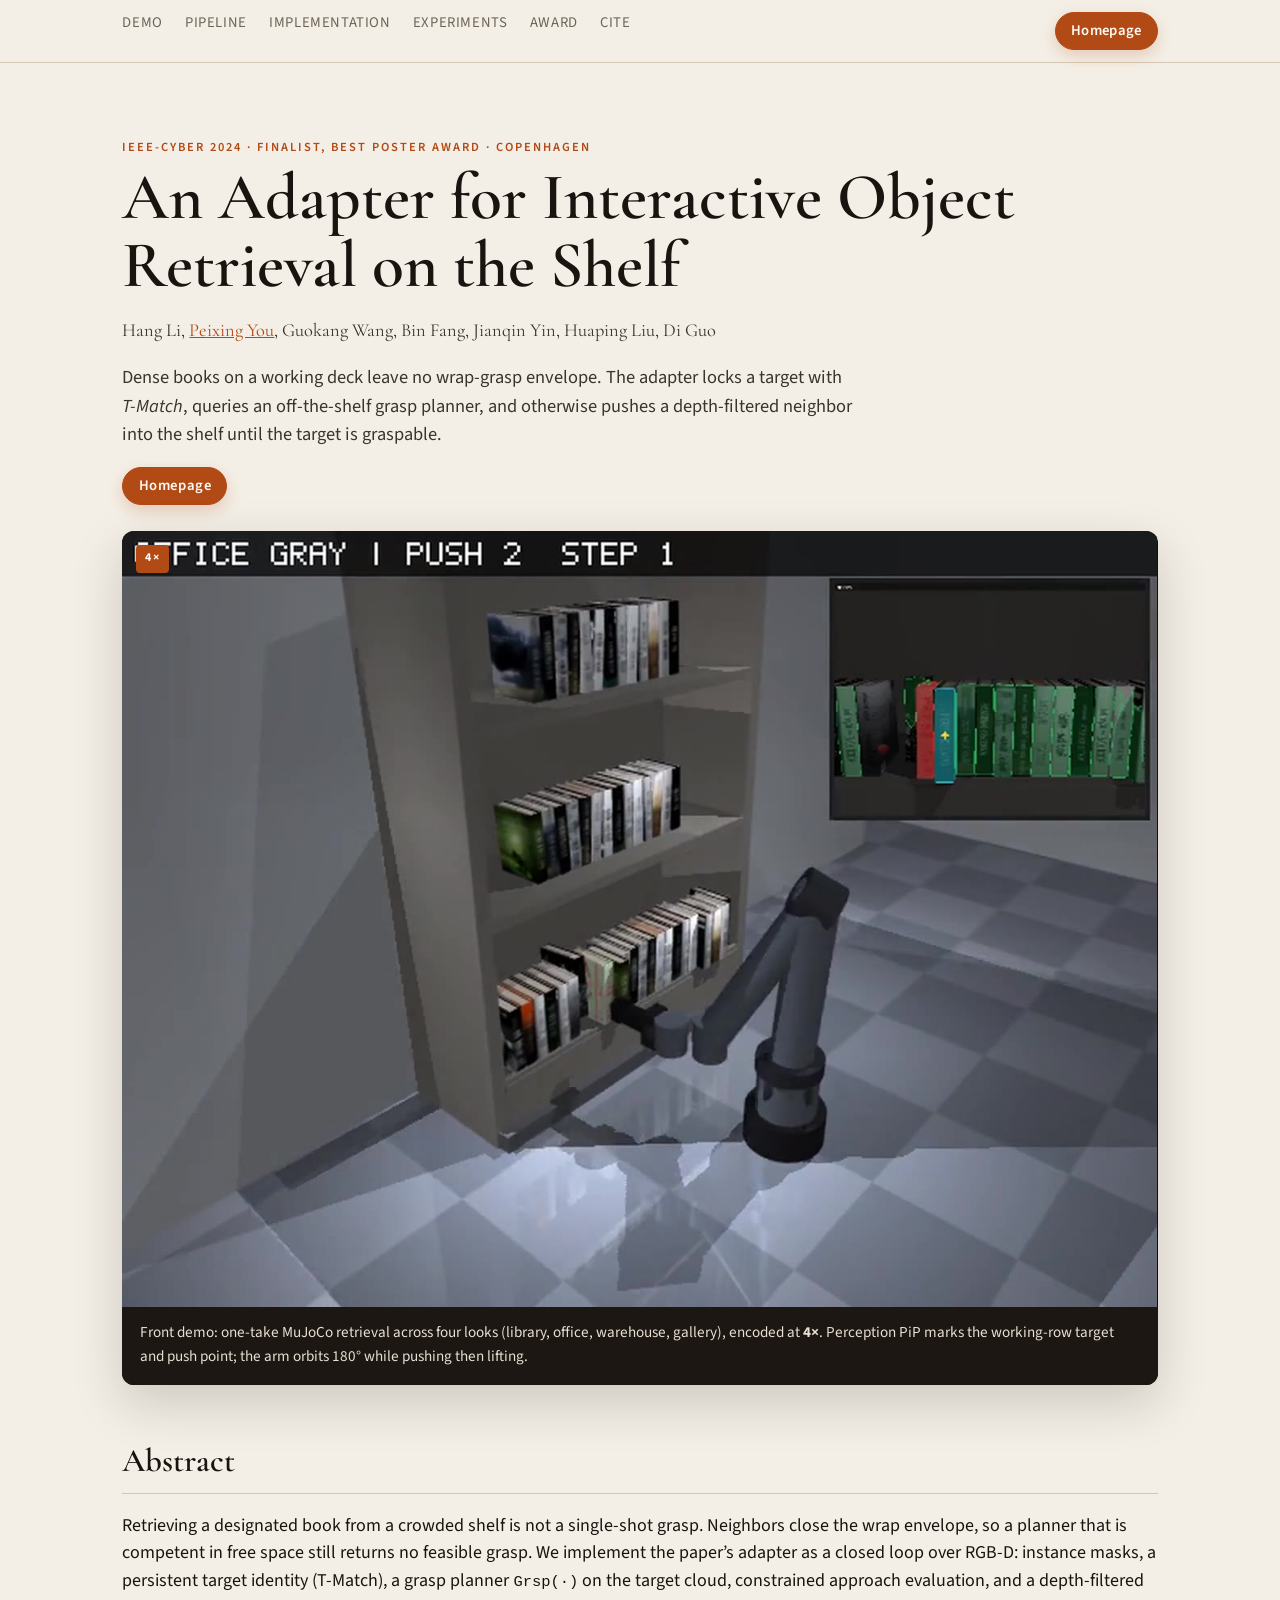
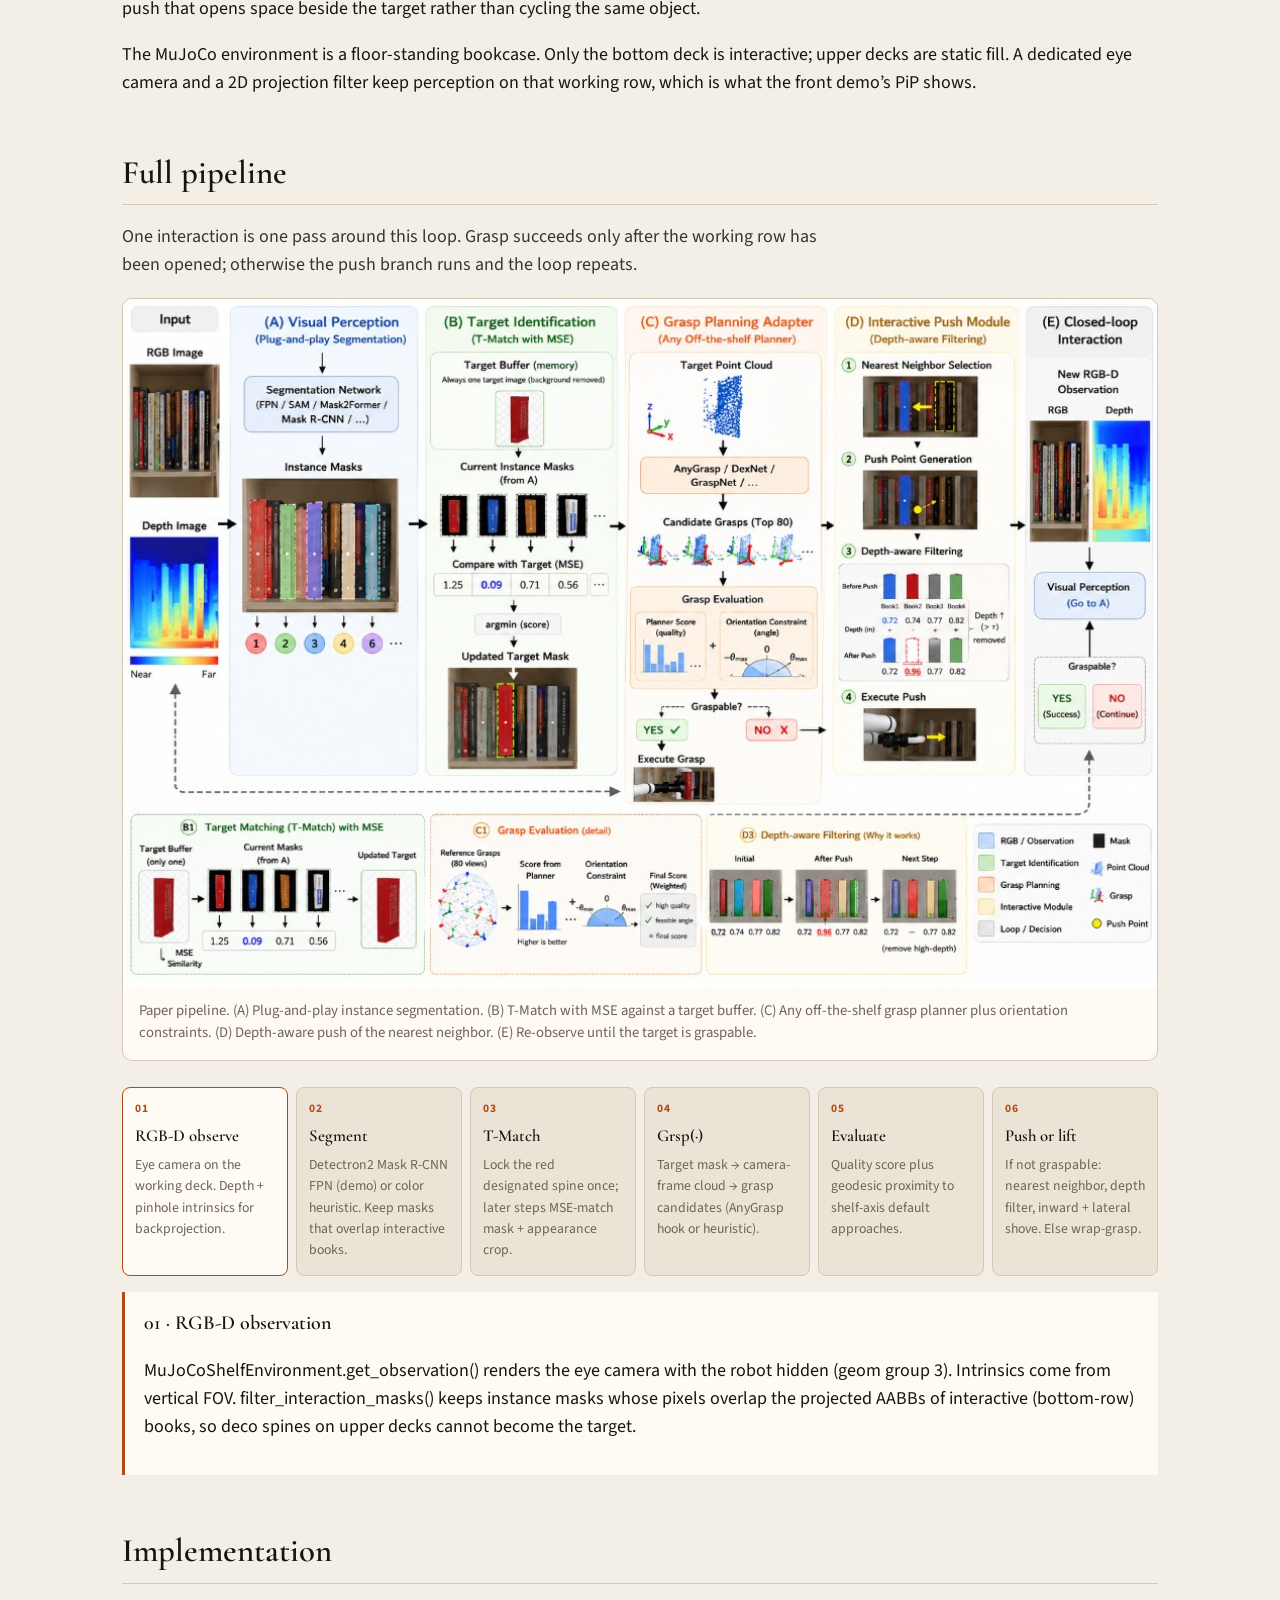
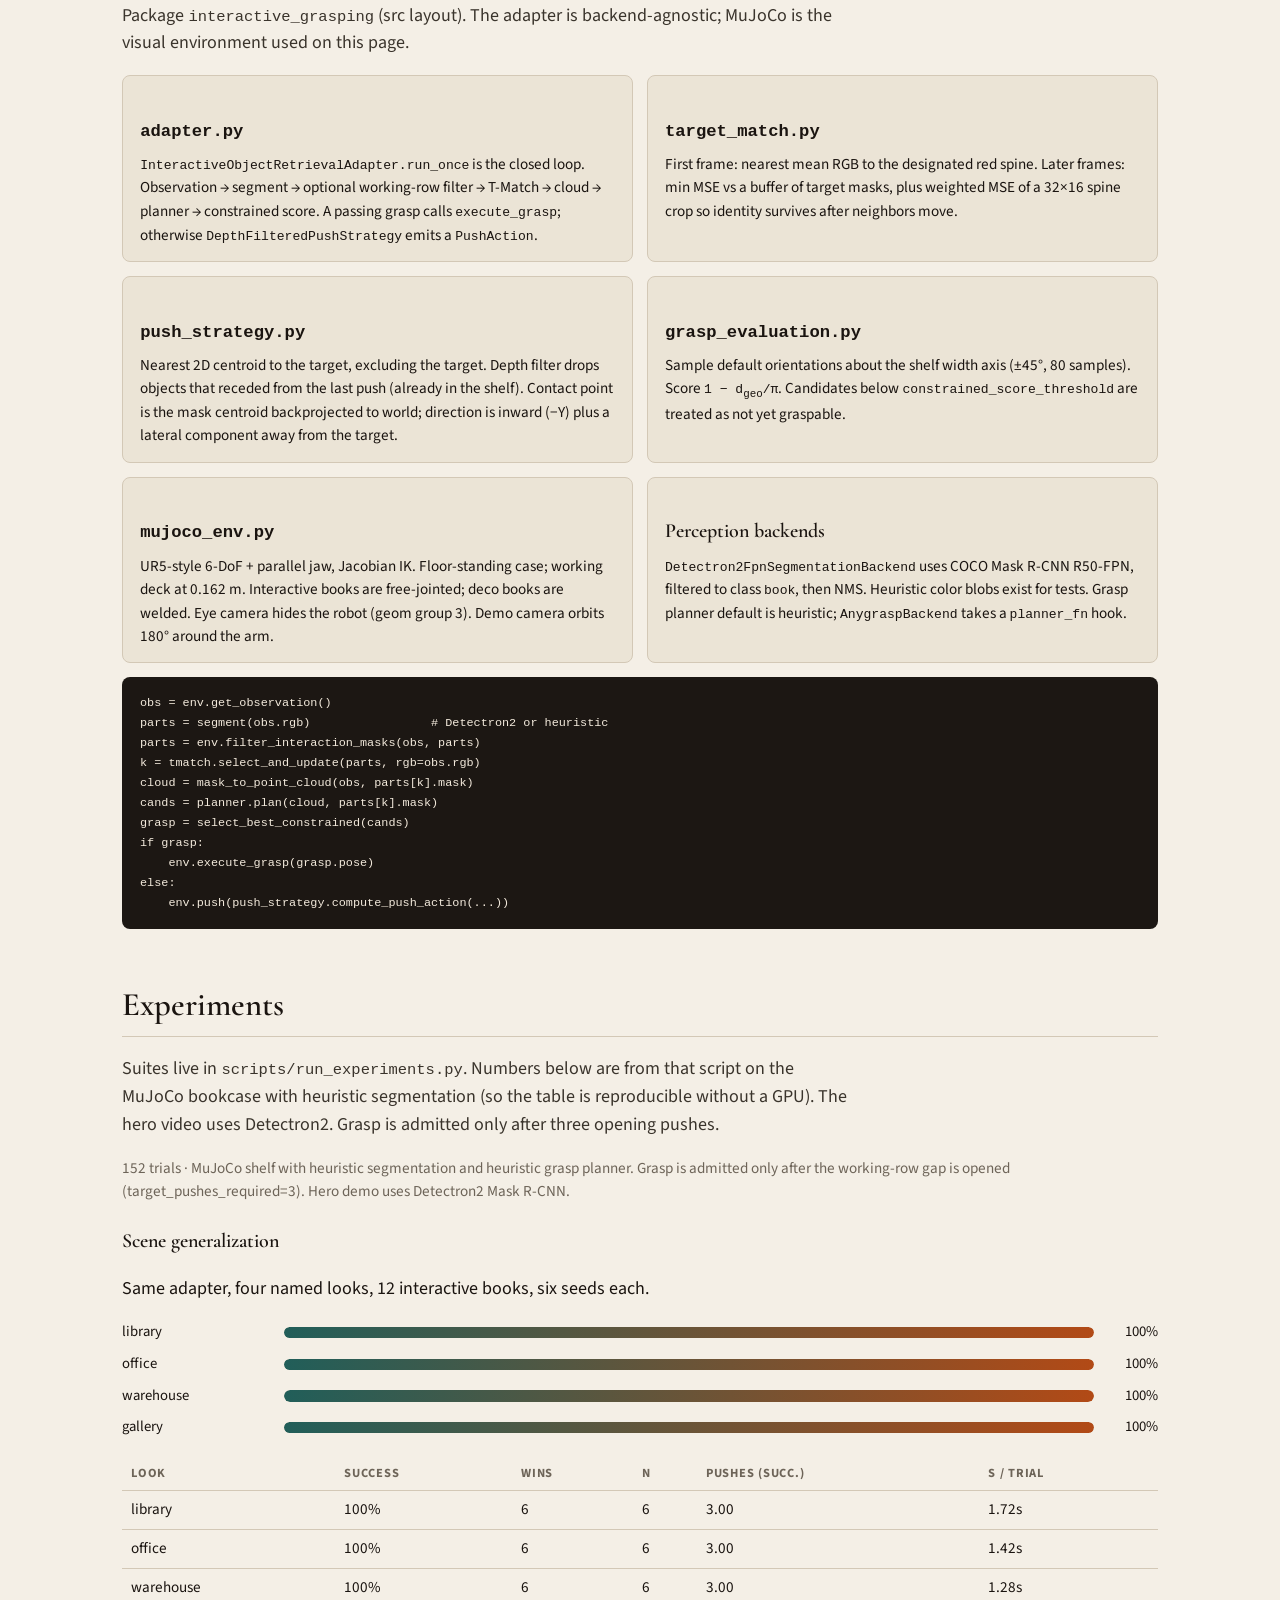
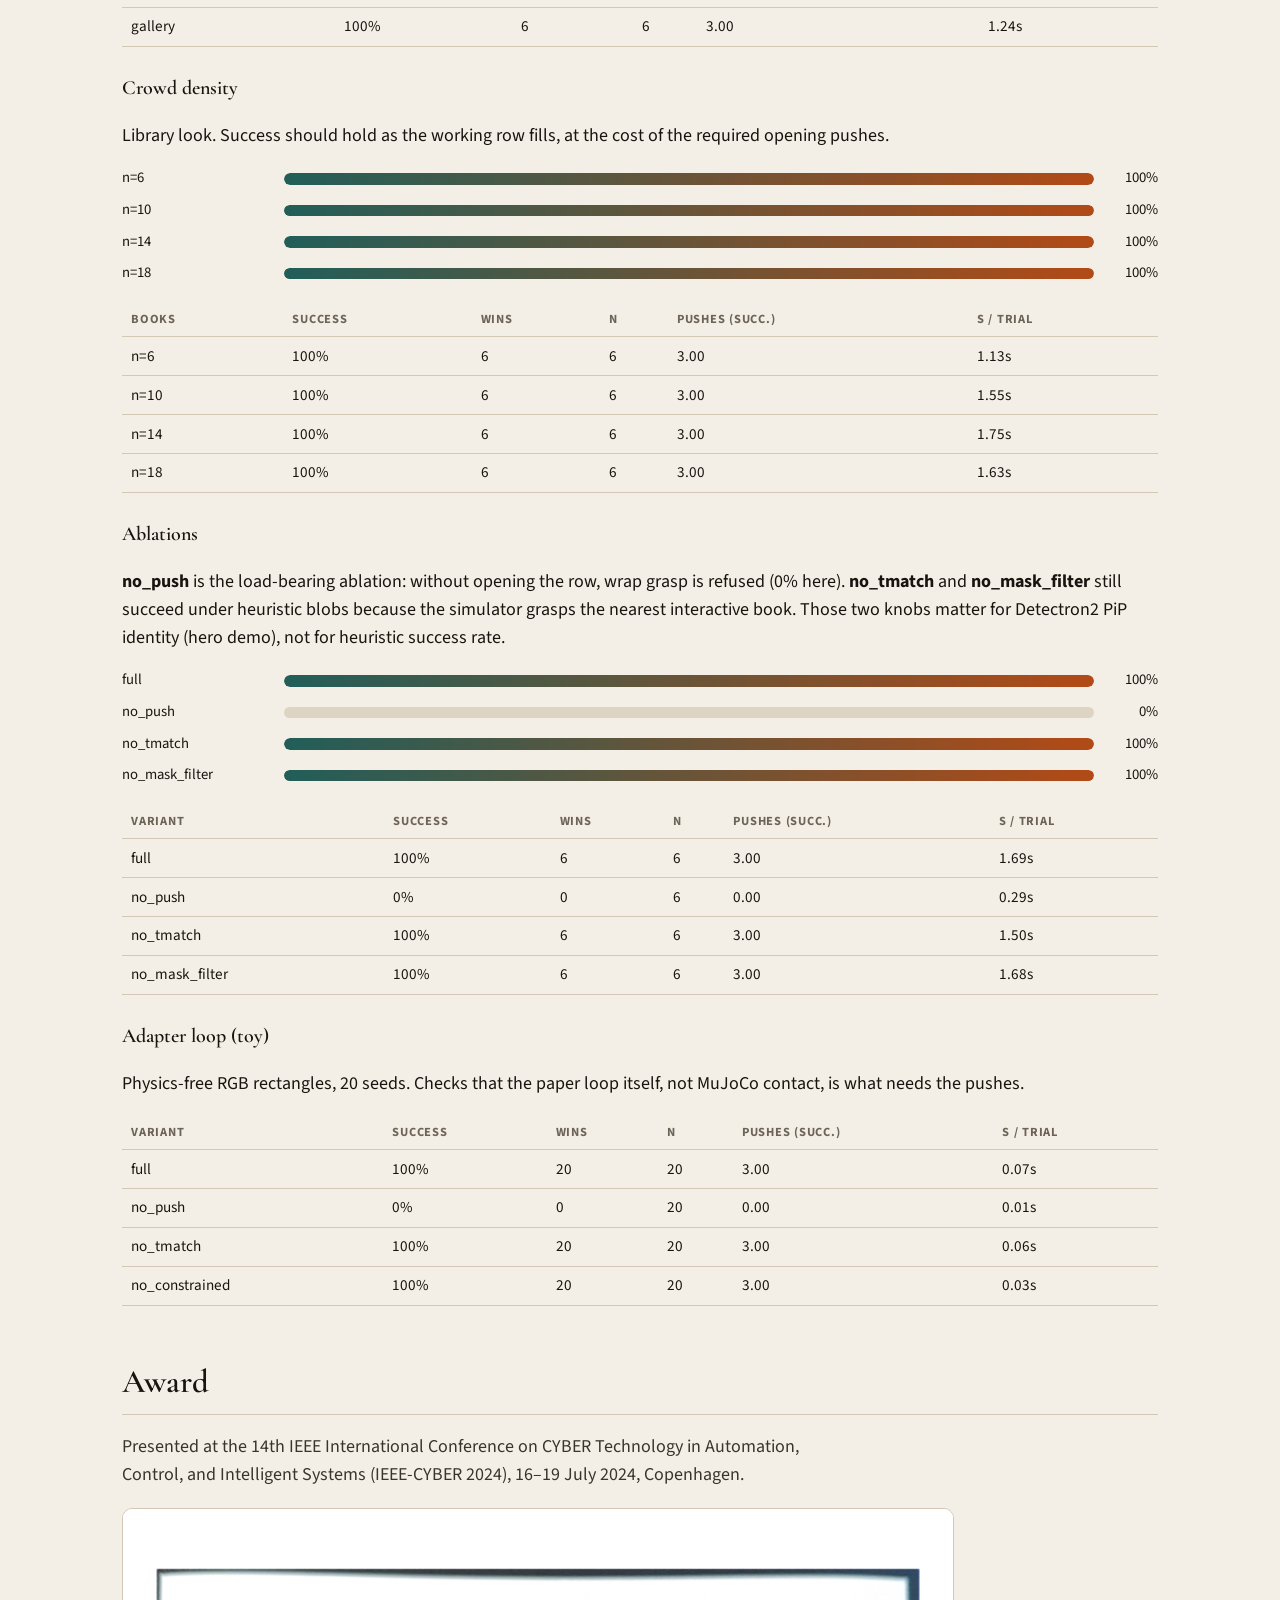
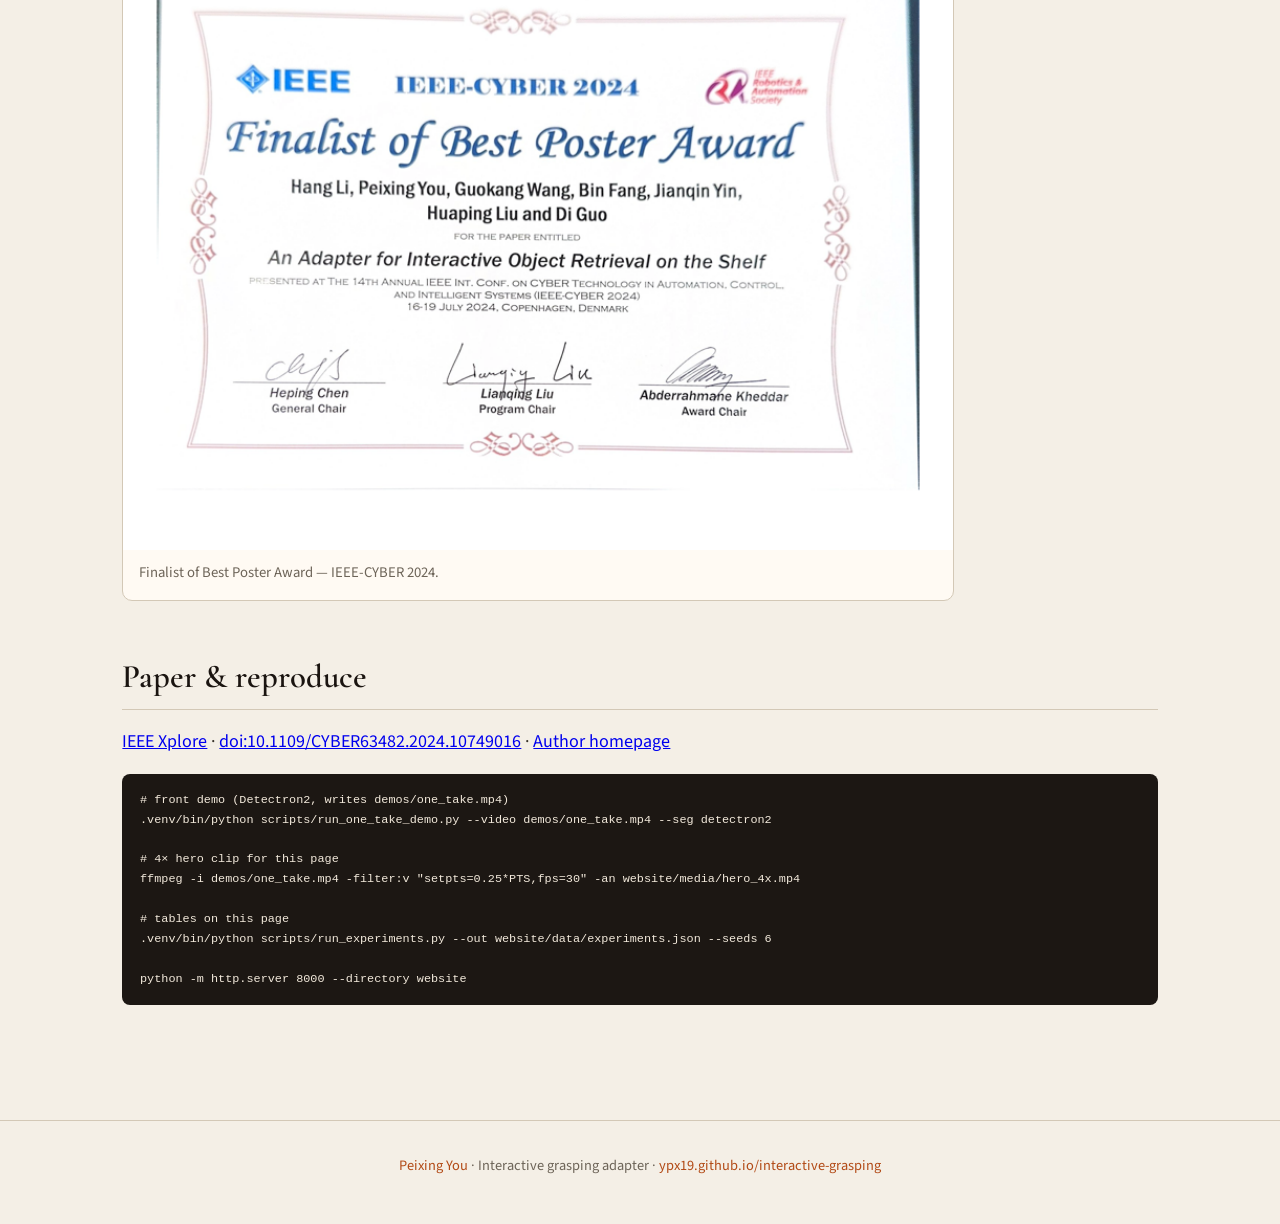
<file: interactive-grasping/index.html>
<!DOCTYPE html>
<html lang="en">
<head>
  <meta charset="utf-8" />
  <meta name="viewport" content="width=device-width, initial-scale=1" />
  <title>Interactive Object Retrieval on the Shelf</title>
  <meta name="description" content="An adapter for interactive shelf retrieval: segment, T-Match, grasp, or push until a wrap grasp is feasible." />
  <link rel="preconnect" href="https://fonts.googleapis.com" />
  <link rel="preconnect" href="https://fonts.gstatic.com" crossorigin />
  <link href="https://fonts.googleapis.com/css2?family=Cormorant+Garamond:ital,wght@0,500;0,600;0,700;1,500&family=Source+Sans+3:ital,wght@0,400;0,500;0,600;1,400&display=swap" rel="stylesheet" />
  <link rel="stylesheet" href="styles.css" />
  <script>
    !function(t,e){var o,n,p,r;e.__SV||(window.posthog && window.posthog.__loaded)||(window.posthog=e,e._i=[],e.init=function(i,s,a){function g(t,e){var o=e.split(".");2==o.length&&(t=t[o[0]],e=o[1]),t[e]=function(){t.push([e].concat(Array.prototype.slice.call(arguments,0)))}}p||((p=t.createElement("script")).type="text/javascript",p.crossOrigin="anonymous",p.async=!0,p.src=s.api_host.replace(".i.posthog.com","-assets.i.posthog.com")+"/static/array.js",p.onerror=function(){p=null},(r=t.getElementsByTagName("script")[0]).parentNode.insertBefore(p,r));var u=e;for(void 0!==a?u=e[a]=[]:a="posthog",u.people=u.people||[],u.toString=function(t){var e="posthog";return"posthog"!==a&&(e+="."+a),t||(e+=" (stub)"),e},u.people.toString=function(){return u.toString(1)+".people (stub)"},o="Sn Cn init Hn Un Gn Yi zn Kn qn capture Vn kn calculateEventProperties es register register_once register_for_session unregister unregister_for_session os Bn ss getFeatureFlag getFeatureFlagPayload getFeatureFlagResult getAllFeatureFlags isFeatureEnabled reloadFeatureFlags updateFlags updateEarlyAccessFeatureEnrollment getEarlyAccessFeatures on onFeatureFlags onSurveysLoaded onSessionId getSurveys getActiveMatchingSurveys renderSurvey displaySurvey cancelPendingSurvey canRenderSurvey canRenderSurveyAsync ls identify setPersonProperties unsetPersonProperties group resetGroups setPersonPropertiesForFlags resetPersonPropertiesForFlags setGroupPropertiesForFlags resetGroupPropertiesForFlags reset us shutdown setIdentity clearIdentity get_distinct_id getGroups get_session_id get_session_replay_url alias set_config startSessionRecording stopSessionRecording sessionRecordingStarted captureException addExceptionStep captureLog startExceptionAutocapture stopExceptionAutocapture loadToolbar get_property getSessionProperty rs Xn createPersonProfile setInternalOrTestUser ns $n vs opt_in_capturing opt_out_capturing has_opted_in_capturing has_opted_out_capturing get_explicit_consent_status is_capturing clear_opt_in_out_capturing Jn debug tr At getPageViewId captureTraceFeedback captureTraceMetric Ln".split(" "),n=0;n<o.length;n++)g(u,o[n]);e._i.push([i,s,a])},e.__SV=1)}(document,window.posthog||[]);
    posthog.init('phc_yGujxHG6RTS3VAeuvk6smHsDfu4UVP3WUTucQkaYZ8x3', {
      api_host: 'https://us.i.posthog.com',
      defaults: '2026-05-30',
      person_profiles: 'identified_only',
    });
  </script>
</head>
<body>
  <header class="site-header">
    <nav class="nav">
      <a href="#demo">Demo</a>
      <a href="#pipeline">Pipeline</a>
      <a href="#impl">Implementation</a>
      <a href="#experiments">Experiments</a>
      <a href="#award">Award</a>
      <a href="#cite">Cite</a>
      <a href="https://ypx19.github.io/" class="btn btn-home" aria-label="Go to homepage">Homepage</a>
    </nav>
  </header>

  <main>
    <section class="hero" id="demo">
      <p class="kicker">IEEE-CYBER 2024 · Finalist, Best Poster Award · Copenhagen</p>
      <h1>An Adapter for Interactive Object Retrieval on the Shelf</h1>
      <p class="authors">
        Hang Li, <a href="https://ypx19.github.io/">Peixing You</a>, Guokang Wang, Bin Fang,
        Jianqin Yin, Huaping Liu, Di Guo
      </p>
      <p class="lede">
        Dense books on a working deck leave no wrap-grasp envelope. The adapter locks a target with
        <em>T-Match</em>, queries an off-the-shelf grasp planner, and otherwise pushes a depth-filtered
        neighbor into the shelf until the target is graspable.
      </p>
      <p class="hero-actions">
        <a href="https://ypx19.github.io/" class="btn">Homepage</a>
      </p>
      <div class="hero-frame">
        <span class="speed-badge">4×</span>
        <video
          id="hero-video"
          autoplay
          muted
          loop
          playsinline
          poster="media/hero.jpg"
          aria-label="One-take shelf retrieval demo played at four times speed"
        >
          <source src="media/hero_4x.mp4" type="video/mp4" />
        </video>
        <p class="hero-caption">
          Front demo: one-take MuJoCo retrieval across four looks (library, office, warehouse, gallery),
          encoded at <strong>4×</strong>. Perception PiP marks the working-row target and push point;
          the arm orbits 180° while pushing then lifting.
        </p>
      </div>
    </section>

    <section id="abstract">
      <h2>Abstract</h2>
      <p>
        Retrieving a designated book from a crowded shelf is not a single-shot grasp. Neighbors close
        the wrap envelope, so a planner that is competent in free space still returns no feasible
        grasp. We implement the paper’s adapter as a closed loop over RGB-D: instance masks, a
        persistent target identity (T-Match), a grasp planner <code>Grsp(·)</code> on the target cloud,
        constrained approach evaluation, and a depth-filtered push that opens space beside the target
        rather than cycling the same object.
      </p>
      <p>
        The MuJoCo environment is a floor-standing bookcase. Only the bottom deck is interactive;
        upper decks are static fill. A dedicated eye camera and a 2D projection filter keep perception
        on that working row, which is what the front demo’s PiP shows.
      </p>
    </section>

    <section id="pipeline">
      <h2>Full pipeline</h2>
      <p class="section-lead">
        One interaction is one pass around this loop. Grasp succeeds only after the working row has
        been opened; otherwise the push branch runs and the loop repeats.
      </p>
      <figure class="pipeline-figure">
        <img
          src="media/pipeline.jpg"
          alt="System pipeline: RGB-D to segmentation, T-Match, off-the-shelf grasp planning, depth-aware push, and closed-loop re-observation"
        />
        <figcaption>
          Paper pipeline. (A) Plug-and-play instance segmentation. (B) T-Match with MSE against a
          target buffer. (C) Any off-the-shelf grasp planner plus orientation constraints. (D)
          Depth-aware push of the nearest neighbor. (E) Re-observe until the target is graspable.
        </figcaption>
      </figure>
      <ol class="pipeline" id="pipeline-list">
        <li class="is-active" data-step="0">
          <span class="step-idx">01</span>
          <h3>RGB-D observe</h3>
          <p>Eye camera on the working deck. Depth + pinhole intrinsics for backprojection.</p>
        </li>
        <li data-step="1">
          <span class="step-idx">02</span>
          <h3>Segment</h3>
          <p>Detectron2 Mask R-CNN FPN (demo) or color heuristic. Keep masks that overlap interactive books.</p>
        </li>
        <li data-step="2">
          <span class="step-idx">03</span>
          <h3>T-Match</h3>
          <p>Lock the red designated spine once; later steps MSE-match mask + appearance crop.</p>
        </li>
        <li data-step="3">
          <span class="step-idx">04</span>
          <h3>Grsp(·)</h3>
          <p>Target mask → camera-frame cloud → grasp candidates (AnyGrasp hook or heuristic).</p>
        </li>
        <li data-step="4">
          <span class="step-idx">05</span>
          <h3>Evaluate</h3>
          <p>Quality score plus geodesic proximity to shelf-axis default approaches.</p>
        </li>
        <li data-step="5">
          <span class="step-idx">06</span>
          <h3>Push or lift</h3>
          <p>If not graspable: nearest neighbor, depth filter, inward + lateral shove. Else wrap-grasp.</p>
        </li>
      </ol>
      <article class="pipeline-detail" id="pipeline-detail"></article>
    </section>

    <section id="impl">
      <h2>Implementation</h2>
      <p class="section-lead">
        Package <code>interactive_grasping</code> (src layout). The adapter is backend-agnostic;
        MuJoCo is the visual environment used on this page.
      </p>
      <div class="impl-grid">
        <article>
          <h3><code>adapter.py</code></h3>
          <p>
            <code>InteractiveObjectRetrievalAdapter.run_once</code> is the closed loop. Observation
            → segment → optional working-row filter → T-Match → cloud → planner → constrained
            score. A passing grasp calls <code>execute_grasp</code>; otherwise
            <code>DepthFilteredPushStrategy</code> emits a <code>PushAction</code>.
          </p>
        </article>
        <article>
          <h3><code>target_match.py</code></h3>
          <p>
            First frame: nearest mean RGB to the designated red spine. Later frames: min MSE vs a
            buffer of target masks, plus weighted MSE of a 32×16 spine crop so identity survives
            after neighbors move.
          </p>
        </article>
        <article>
          <h3><code>push_strategy.py</code></h3>
          <p>
            Nearest 2D centroid to the target, excluding the target. Depth filter drops objects that
            receded from the last push (already in the shelf). Contact point is the mask centroid
            backprojected to world; direction is inward (−Y) plus a lateral component away from the target.
          </p>
        </article>
        <article>
          <h3><code>grasp_evaluation.py</code></h3>
          <p>
            Sample default orientations about the shelf width axis (±45°, 80 samples). Score
            <code>1 − d<sub>geo</sub>/π</code>. Candidates below
            <code>constrained_score_threshold</code> are treated as not yet graspable.
          </p>
        </article>
        <article>
          <h3><code>mujoco_env.py</code></h3>
          <p>
            UR5-style 6-DoF + parallel jaw, Jacobian IK. Floor-standing case; working deck at
            0.162&nbsp;m. Interactive books are free-jointed; deco books are welded. Eye camera hides
            the robot (geom group 3). Demo camera orbits 180° around the arm.
          </p>
        </article>
        <article>
          <h3>Perception backends</h3>
          <p>
            <code>Detectron2FpnSegmentationBackend</code> uses COCO Mask R-CNN R50-FPN, filtered to
            class <code>book</code>, then NMS. Heuristic color blobs exist for tests. Grasp planner
            default is heuristic; <code>AnygraspBackend</code> takes a <code>planner_fn</code> hook.
          </p>
        </article>
      </div>
      <pre class="code-block"><code>obs = env.get_observation()
parts = segment(obs.rgb)                 # Detectron2 or heuristic
parts = env.filter_interaction_masks(obs, parts)
k = tmatch.select_and_update(parts, rgb=obs.rgb)
cloud = mask_to_point_cloud(obs, parts[k].mask)
cands = planner.plan(cloud, parts[k].mask)
grasp = select_best_constrained(cands)
if grasp:
    env.execute_grasp(grasp.pose)
else:
    env.push(push_strategy.compute_push_action(...))</code></pre>
    </section>

    <section id="experiments">
      <h2>Experiments</h2>
      <p class="section-lead">
        Suites live in <code>scripts/run_experiments.py</code>. Numbers below are from that script
        on the MuJoCo bookcase with heuristic segmentation (so the table is reproducible without a
        GPU). The hero video uses Detectron2. Grasp is admitted only after three opening pushes.
      </p>
      <p id="exp-status" class="muted">Loading experiment JSON…</p>

      <h3>Scene generalization</h3>
      <p>Same adapter, four named looks, 12 interactive books, six seeds each.</p>
      <div class="chart" id="chart-scene"></div>
      <div class="table-wrap" id="table-scene"></div>

      <h3>Crowd density</h3>
      <p>Library look. Success should hold as the working row fills, at the cost of the required opening pushes.</p>
      <div class="chart" id="chart-crowd"></div>
      <div class="table-wrap" id="table-crowd"></div>

      <h3>Ablations</h3>
      <p>
        <strong>no_push</strong> is the load-bearing ablation: without opening the row, wrap grasp is
        refused (0% here). <strong>no_tmatch</strong> and <strong>no_mask_filter</strong> still succeed
        under heuristic blobs because the simulator grasps the nearest interactive book. Those two
        knobs matter for Detectron2 PiP identity (hero demo), not for heuristic success rate.
      </p>
      <div class="chart" id="chart-ablate"></div>
      <div class="table-wrap" id="table-ablate"></div>

      <h3>Adapter loop (toy)</h3>
      <p>Physics-free RGB rectangles, 20 seeds. Checks that the paper loop itself, not MuJoCo contact, is what needs the pushes.</p>
      <div class="table-wrap" id="table-toy"></div>
    </section>

    <section id="award">
      <h2>Award</h2>
      <p class="section-lead">
        Presented at the 14th IEEE International Conference on CYBER Technology in Automation,
        Control, and Intelligent Systems (IEEE-CYBER 2024), 16–19 July 2024, Copenhagen.
      </p>
      <figure class="award-figure">
        <img
          src="media/award-cyber-2024.png"
          alt="IEEE-CYBER 2024 certificate: Finalist of Best Poster Award for An Adapter for Interactive Object Retrieval on the Shelf"
        />
        <figcaption>Finalist of Best Poster Award — IEEE-CYBER 2024.</figcaption>
      </figure>
    </section>

    <section id="cite">
      <h2>Paper &amp; reproduce</h2>
      <p class="section-lead">
        <a href="https://ieeexplore.ieee.org/document/10749016/" target="_blank" rel="noopener">IEEE Xplore</a>
        ·
        <a href="https://doi.org/10.1109/CYBER63482.2024.10749016" target="_blank" rel="noopener">doi:10.1109/CYBER63482.2024.10749016</a>
        ·
        <a href="https://ypx19.github.io/">Author homepage</a>
      </p>
      <pre class="code-block"><code># front demo (Detectron2, writes demos/one_take.mp4)
.venv/bin/python scripts/run_one_take_demo.py --video demos/one_take.mp4 --seg detectron2

# 4× hero clip for this page
ffmpeg -i demos/one_take.mp4 -filter:v "setpts=0.25*PTS,fps=30" -an website/media/hero_4x.mp4

# tables on this page
.venv/bin/python scripts/run_experiments.py --out website/data/experiments.json --seeds 6

python -m http.server 8000 --directory website</code></pre>
    </section>
  </main>

  <footer>
    <p>
      <a href="https://ypx19.github.io/">Peixing You</a>
      · Interactive grasping adapter ·
      <a href="https://ypx19.github.io/interactive-grasping/">ypx19.github.io/interactive-grasping</a>
    </p>
  </footer>
  <script src="app.js"></script>
</body>
</html>
</file>
<file: interactive-grasping/styles.css>
:root {
  --ink: #1a1410;
  --paper: #f4efe6;
  --paper-2: #ebe4d6;
  --rule: #d3c8b6;
  --muted: #6d6458;
  --copper: #b24a16;
  --teal: #215e59;
  --good: #2f6b3a;
  --bad: #8a2f24;
  --shadow: 0 18px 50px rgba(26, 20, 16, 0.18);
}

* { box-sizing: border-box; }
html { scroll-behavior: smooth; }
body {
  margin: 0;
  background: var(--paper);
  color: var(--ink);
  font-family: "Source Sans 3", "Segoe UI", sans-serif;
  font-size: 18px;
  line-height: 1.55;
}

.site-header {
  position: sticky;
  top: 0;
  z-index: 10;
  background: rgba(244, 239, 230, 0.92);
  backdrop-filter: blur(10px);
  border-bottom: 1px solid var(--rule);
}
.nav {
  max-width: 1080px;
  margin: 0 auto;
  display: flex;
  gap: 1.4rem;
  padding: 0.75rem 1.4rem;
  font-size: 0.92rem;
  letter-spacing: 0.04em;
  text-transform: uppercase;
}
.nav a { color: var(--muted); text-decoration: none; }
.nav a:hover { color: var(--copper); }
.nav .btn-home {
  margin-left: auto;
  text-transform: none;
  letter-spacing: 0.02em;
  color: #fffaf4;
}
.nav .btn-home:hover { color: #fffaf4; }

.btn {
  display: inline-flex;
  align-items: center;
  justify-content: center;
  gap: 0.4rem;
  background: var(--copper);
  color: #fffaf4;
  text-decoration: none;
  font-weight: 600;
  font-size: 0.92rem;
  letter-spacing: 0.04em;
  padding: 0.42rem 0.95rem;
  border-radius: 999px;
  border: 1px solid var(--copper);
  box-shadow: 0 6px 16px rgba(178, 74, 22, 0.22);
}
.btn:hover {
  background: #933c10;
  border-color: #933c10;
  color: #fffaf4;
}
.hero-actions { margin: 1.15rem 0 0; }

.authors {
  font-family: "Cormorant Garamond", Georgia, serif;
  font-size: 1.15rem;
  margin: 0 0 1rem;
  color: #3a342c;
}
.authors a { color: var(--copper); }

main { max-width: 1080px; margin: 0 auto; padding: 1.5rem 1.4rem 4rem; }
section { margin: 3.2rem 0; }
h1, h2, h3 { font-family: "Cormorant Garamond", Georgia, serif; font-weight: 600; }
h1 { font-size: clamp(2.4rem, 6vw, 4.1rem); line-height: 1.05; margin: 0.3rem 0 1rem; }
h2 { font-size: 2.05rem; margin: 0 0 0.7rem; border-bottom: 1px solid var(--rule); padding-bottom: 0.35rem; }
h3 { font-size: 1.25rem; margin: 1.4rem 0 0.45rem; }
.kicker {
  color: var(--copper);
  letter-spacing: 0.16em;
  text-transform: uppercase;
  font-size: 0.78rem;
  font-weight: 600;
  margin-bottom: 0.2rem;
}
.lede { font-size: 1.15rem; max-width: 46rem; color: #3a342c; }
.section-lead { max-width: 46rem; color: #3a342c; }
.muted { color: var(--muted); font-size: 0.95rem; }

.hero-frame {
  position: relative;
  margin-top: 1.6rem;
  background: #120e0b;
  border-radius: 12px;
  overflow: hidden;
  box-shadow: var(--shadow);
}
.hero-frame video {
  display: block;
  width: 100%;
  height: auto;
  aspect-ratio: 4 / 3;
  object-fit: cover;
  background: #120e0b;
}
.speed-badge {
  position: absolute;
  top: 14px;
  left: 14px;
  background: var(--copper);
  color: #fffaf4;
  font-size: 0.75rem;
  font-weight: 700;
  letter-spacing: 0.12em;
  padding: 0.28rem 0.55rem;
  border-radius: 4px;
}
.hero-caption {
  margin: 0;
  padding: 0.85rem 1.1rem 1.05rem;
  color: #e8dfd2;
  font-size: 0.95rem;
  background: #1c1713;
}

.pipeline {
  list-style: none;
  padding: 0;
  margin: 1.4rem 0 1rem;
  display: grid;
  grid-template-columns: repeat(6, 1fr);
  gap: 0.55rem;
}
.pipeline li {
  background: var(--paper-2);
  border: 1px solid var(--rule);
  border-radius: 8px;
  padding: 0.75rem 0.7rem 0.85rem;
  cursor: pointer;
  min-height: 11.5rem;
}
.pipeline li:hover, .pipeline li.is-active {
  border-color: var(--copper);
  background: #fffaf3;
}
.step-idx {
  display: block;
  font-size: 0.72rem;
  letter-spacing: 0.14em;
  color: var(--copper);
  font-weight: 700;
}
.pipeline h3 { margin: 0.35rem 0 0.35rem; font-size: 1.05rem; }
.pipeline p { margin: 0; font-size: 0.86rem; color: var(--muted); }
.pipeline-detail {
  background: #fffaf3;
  border-left: 3px solid var(--copper);
  padding: 1rem 1.15rem;
  min-height: 6.5rem;
}
.pipeline-detail h3 { margin-top: 0; }

.pipeline-figure,
.award-figure {
  margin: 1.2rem 0 1.6rem;
  background: #fffaf3;
  border: 1px solid var(--rule);
  border-radius: 10px;
  overflow: hidden;
}
.pipeline-figure img,
.award-figure img {
  display: block;
  width: 100%;
  height: auto;
}
.pipeline-figure figcaption,
.award-figure figcaption {
  margin: 0;
  padding: 0.75rem 1rem 0.95rem;
  font-size: 0.92rem;
  color: var(--muted);
}
.award-figure { max-width: 52rem; }

.impl-grid {
  display: grid;
  grid-template-columns: repeat(2, 1fr);
  gap: 0.9rem;
}
.impl-grid article {
  background: var(--paper-2);
  border: 1px solid var(--rule);
  border-radius: 8px;
  padding: 1rem 1.05rem 0.85rem;
}
.impl-grid p { margin: 0.35rem 0 0; font-size: 0.95rem; }
code { font-family: ui-monospace, "SF Mono", Menlo, monospace; font-size: 0.86em; }
.code-block {
  background: #1c1713;
  color: #f3eadc;
  padding: 1rem 1.1rem;
  border-radius: 8px;
  overflow-x: auto;
  font-size: 0.86rem;
  line-height: 1.45;
}

.chart { display: grid; gap: 0.55rem; margin: 0.8rem 0 1.1rem; }
.bar-row { display: grid; grid-template-columns: 9.5rem 1fr 3.4rem; gap: 0.6rem; align-items: center; }
.bar-row span.label { font-size: 0.92rem; }
.bar-track { height: 0.72rem; background: #ddd4c4; border-radius: 99px; overflow: hidden; }
.bar-fill { height: 100%; background: linear-gradient(90deg, var(--teal), var(--copper)); border-radius: 99px; }
.bar-row .pct { text-align: right; font-variant-numeric: tabular-nums; font-size: 0.92rem; }

.table-wrap { overflow-x: auto; margin-bottom: 1.6rem; }
table { width: 100%; border-collapse: collapse; font-size: 0.95rem; }
th, td { text-align: left; padding: 0.45rem 0.55rem; border-bottom: 1px solid var(--rule); }
th { font-size: 0.78rem; letter-spacing: 0.06em; text-transform: uppercase; color: var(--muted); }
td.num { font-variant-numeric: tabular-nums; }
.ok { color: var(--good); font-weight: 600; }
.fail { color: var(--bad); font-weight: 600; }

footer {
  border-top: 1px solid var(--rule);
  padding: 1.2rem 1.4rem 2rem;
  text-align: center;
  color: var(--muted);
  font-size: 0.9rem;
}
footer a { color: var(--copper); text-decoration: none; }
footer a:hover { text-decoration: underline; }

@media (max-width: 900px) {
  .pipeline { grid-template-columns: repeat(2, 1fr); }
  .pipeline li { min-height: auto; }
  .impl-grid { grid-template-columns: 1fr; }
  .bar-row { grid-template-columns: 7.2rem 1fr 3rem; }
}
@media (max-width: 560px) {
  .pipeline { grid-template-columns: 1fr; }
  .nav { flex-wrap: wrap; gap: 0.7rem; }
}
</file>
